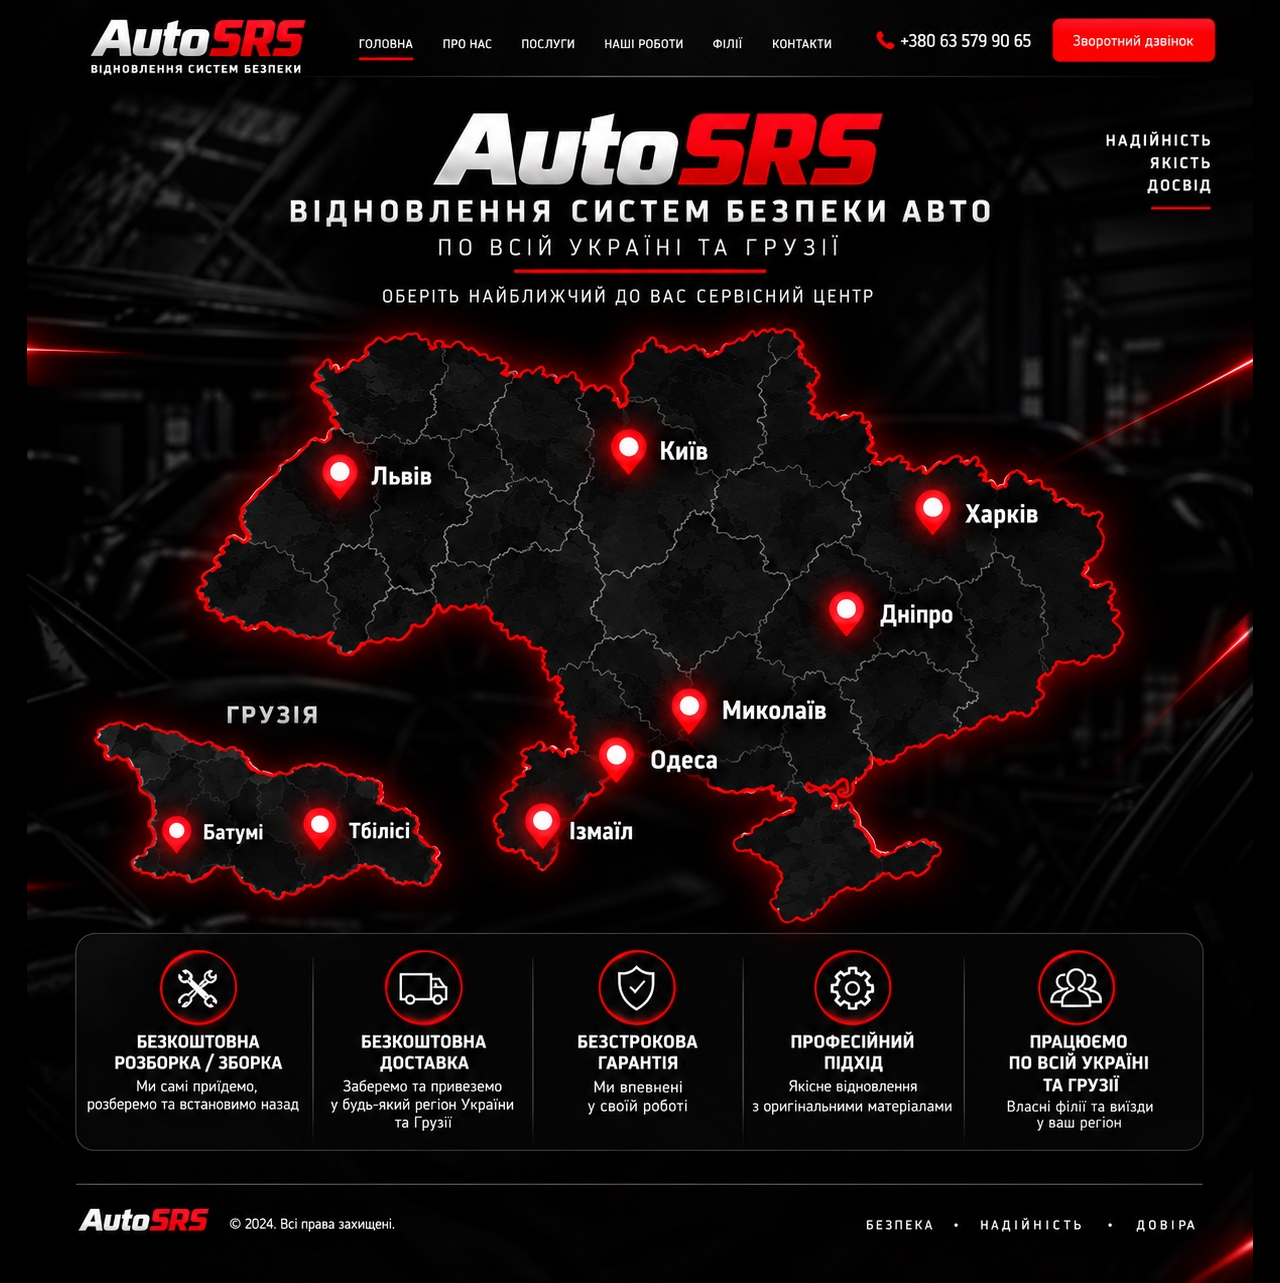
<file: index.html>
<!doctype html>
<html lang="uk">

<head>
  <meta charset="utf-8">
  <meta name="viewport" content="width=device-width,initial-scale=1">
  <title>AutoSRS — головна</title>
  <link rel="stylesheet" href="styles.css?v=3">
</head>

<body>

<div class="page">
  <div class="canvas" style="--base:1226px">

    <img src="home.jpg" alt="AutoSRS — головна">

    <a class="hotspot" href="index.html" aria-label="Головна"
       style="left:26.3%;top:1.3%;width:6.5%;height:4.4%"></a>

    <a class="hotspot" href="about.html" aria-label="Про нас"
       style="left:33%;top:1.3%;width:6.7%;height:4.4%"></a>

    <a class="hotspot" href="branches.html" aria-label="Філії"
       style="left:55%;top:1.3%;width:5.2%;height:4.4%"></a>

    <a class="hotspot" href="tel:+380635799065" aria-label="Телефон"
       style="left:67%;top:1%;width:14%;height:5%"></a>

    <!-- Кнопка поверх існуючого напису "Зворотний дзвінок" -->
    <button
      class="hotspot"
      type="button"
      onclick="openManager()"
      aria-label="Зворотний дзвінок"
      style="left:82%;top:1%;width:14%;height:5%">
    </button>

    <button class="hotspot" onclick="openBranch('lviv')"
            style="left:22%;top:33.5%;width:10%;height:8%"></button>

    <button class="hotspot" onclick="openBranch('kyiv')"
            style="left:45%;top:31.5%;width:10%;height:8%"></button>

    <button class="hotspot" onclick="openBranch('kharkiv')"
            style="left:70%;top:36.8%;width:12%;height:8%"></button>

    <button class="hotspot" onclick="openBranch('dnipro')"
            style="left:64%;top:46%;width:12%;height:8%"></button>

    <button class="hotspot" onclick="openBranch('mykolaiv')"
            style="left:51%;top:54%;width:14%;height:8%"></button>

    <button class="hotspot" onclick="openBranch('odesa')"
            style="left:46%;top:58%;width:11%;height:8%"></button>

    <button class="hotspot" onclick="openBranch('izmail')"
            style="left:38%;top:63%;width:12%;height:8%"></button>

    <button class="hotspot" onclick="openBranch('batumi')"
            style="left:7%;top:62%;width:13%;height:8%"></button>

    <button class="hotspot" onclick="openBranch('tbilisi')"
            style="left:18%;top:62%;width:13%;height:8%"></button>

  </div>
</div>


<!-- Вікно філіалів -->
<div id="modalBackdrop"
     class="modal-backdrop"
     onclick="if(event.target===this)closeBranch()">

  <div id="modalBody" class="modal"></div>

</div>


<!-- Вікно менеджера -->
<div id="managerWidget" class="manager-widget">

  <div id="managerPopup" class="manager-popup">

    <button
      class="manager-close"
      type="button"
      onclick="closeManager()"
      aria-label="Закрити">
      ×
    </button>


    <div id="managerFormContent">

      <div class="manager-title">
        Зв’язатися з менеджером
      </div>

      <div class="manager-description">
        Залиште свої контакти — ми передамо заявку менеджеру вашого регіону.
      </div>


      <form id="managerForm">

        <input
          id="managerName"
          class="manager-input"
          type="text"
          placeholder="Ваше ім’я"
          autocomplete="name"
          required
        >

        <input
          id="managerPhone"
          class="manager-input"
          type="tel"
          placeholder="+380"
          autocomplete="tel"
          required
        >


        <select
          id="managerRegion"
          class="manager-input"
          required>

          <option value="">Оберіть область</option>

          <option>Вінницька область</option>
          <option>Волинська область</option>
          <option>Дніпропетровська область</option>
          <option>Донецька область</option>
          <option>Житомирська область</option>
          <option>Закарпатська область</option>
          <option>Запорізька область</option>
          <option>Івано-Франківська область</option>
          <option>Київська область</option>
          <option>Кіровоградська область</option>
          <option>Луганська область</option>
          <option>Львівська область</option>
          <option>Миколаївська область</option>
          <option>Одеська область</option>
          <option>Полтавська область</option>
          <option>Рівненська область</option>
          <option>Сумська область</option>
          <option>Тернопільська область</option>
          <option>Харківська область</option>
          <option>Херсонська область</option>
          <option>Хмельницька область</option>
          <option>Черкаська область</option>
          <option>Чернівецька область</option>
          <option>Чернігівська область</option>
          <option>м. Київ</option>

        </select>


        <button
          id="managerSubmit"
          class="manager-submit"
          type="submit">
          ПЕРЕДАТИ МЕНЕДЖЕРУ
        </button>

      </form>

    </div>


    <div id="managerSuccess" class="manager-success">

      <div class="manager-success-icon">
        ✓
      </div>

      <div class="manager-title">
        Заявку передано
      </div>

      <div class="manager-description">
        Менеджер AutoSRS отримав ваш контакт і зв’яжеться з вами найближчим часом.
      </div>

      <button
        class="manager-submit"
        type="button"
        onclick="closeManager()">
        ГОТОВО
      </button>

    </div>

  </div>

</div>


<script src="app.js?v=3"></script>

</body>
</html>
</file>
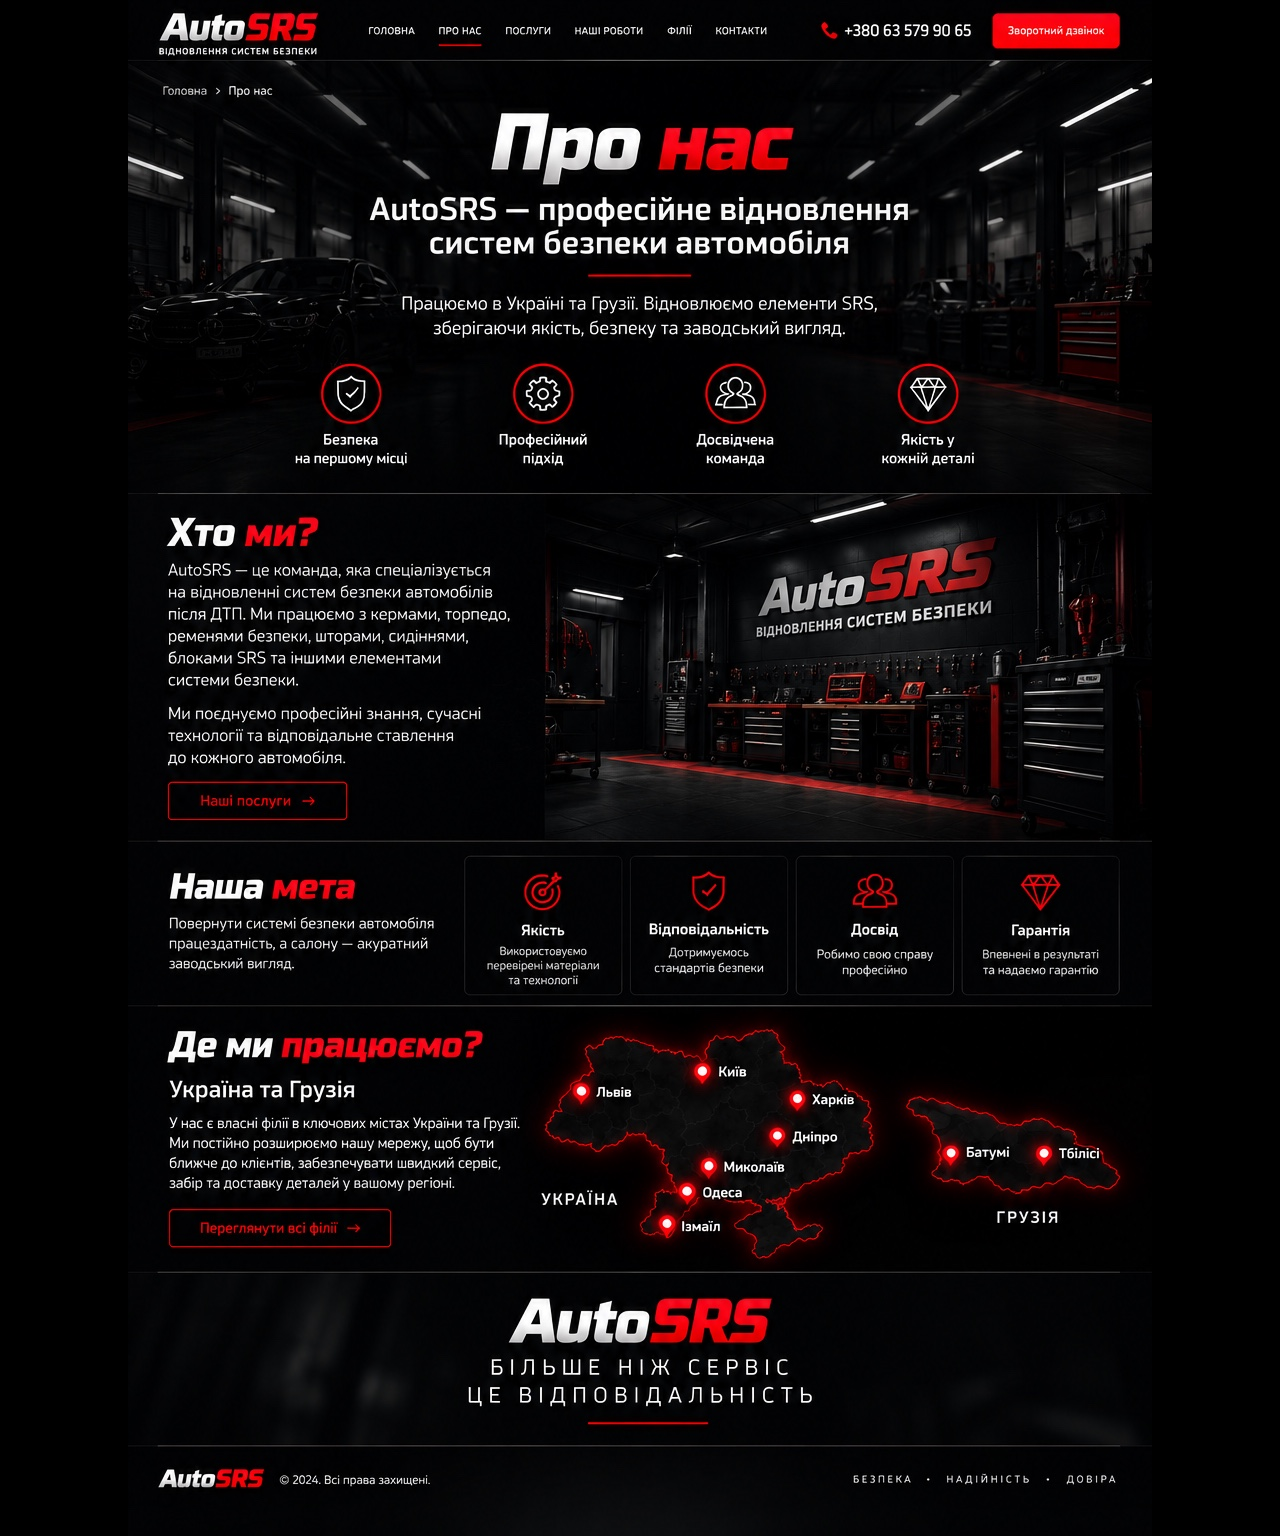
<file: about.html>
<!doctype html>
<html lang="uk"><head><meta charset="utf-8"><meta name="viewport" content="width=device-width,initial-scale=1"><title>Про нас — AutoSRS</title><link rel="stylesheet" href="styles.css"></head>
<body><div class="page"><div class="canvas" style="--base:1024px">
<img src="about.jpg" alt="Про нас — AutoSRS">
<a class="hotspot" href="index.html" style="left:22.5%;top:.6%;width:6.7%;height:3.2%"></a>
<a class="hotspot" href="about.html" style="left:29.2%;top:.6%;width:7.1%;height:3.2%"></a>
<a class="hotspot" href="branches.html" style="left:53.6%;top:.6%;width:5.5%;height:3.2%"></a>
<a class="hotspot" href="tel:+380635799065" style="left:68%;top:.4%;width:21%;height:3.6%"></a>
<a class="hotspot" href="branches.html" style="left:3.4%;top:78.2%;width:23%;height:4%"></a>
</div></div><div id="modalBackdrop" class="modal-backdrop" onclick="if(event.target===this)closeBranch()"><div id="modalBody" class="modal"></div></div><script src="app.js"></script></body></html>
</file>
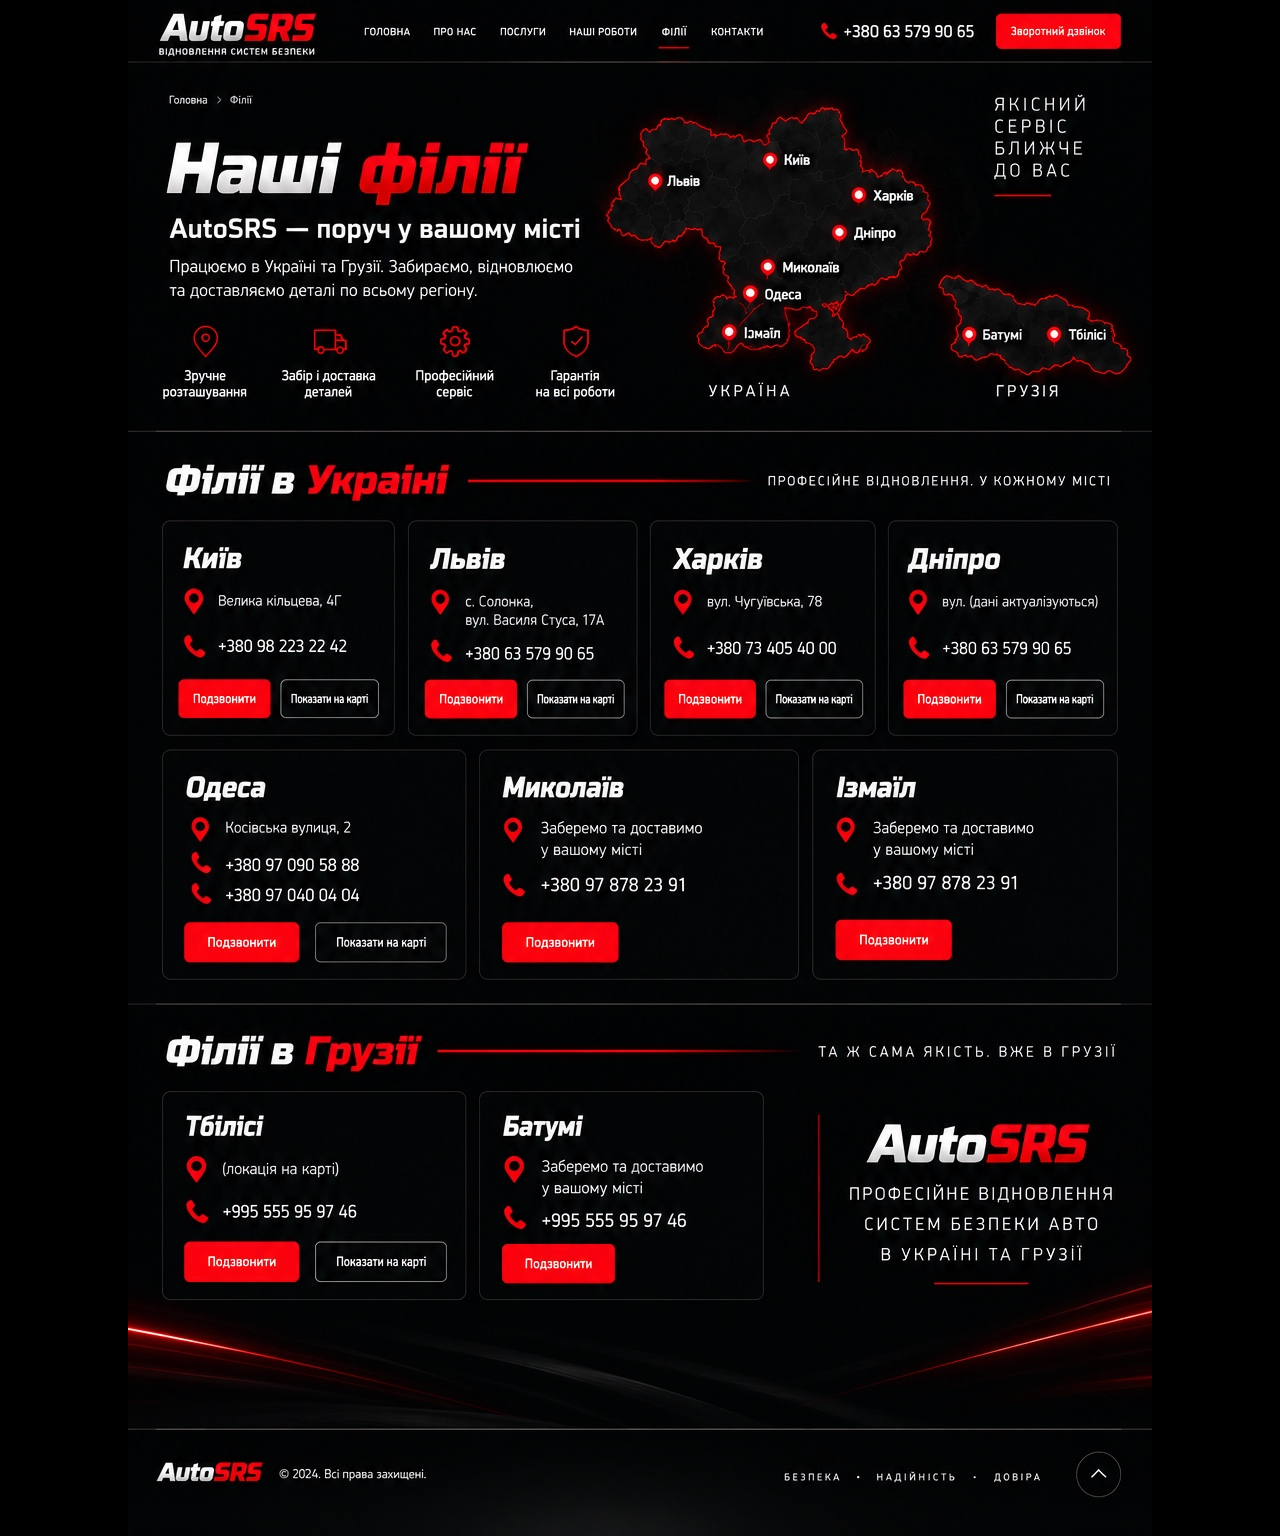
<file: branches.html>
<!doctype html>
<html lang="uk"><head><meta charset="utf-8"><meta name="viewport" content="width=device-width,initial-scale=1"><title>Філії — AutoSRS</title><link rel="stylesheet" href="styles.css"></head>
<body><div class="page"><div class="canvas" style="--base:1024px">
<img src="branches.jpg" alt="Філії — AutoSRS">
<a class="hotspot" href="index.html" style="left:22%;top:.6%;width:7%;height:3%"></a>
<a class="hotspot" href="about.html" style="left:29.2%;top:.6%;width:7%;height:3%"></a>
<a class="hotspot" href="branches.html" style="left:53.6%;top:.6%;width:5.7%;height:3%"></a>
<a class="hotspot" href="tel:+380635799065" style="left:68%;top:.4%;width:21%;height:3.4%"></a>
<button class="hotspot" onclick="openBranch('kyiv')" style="left:3.2%;top:34%;width:23%;height:14%"></button>
<button class="hotspot" onclick="openBranch('lviv')" style="left:27.4%;top:34%;width:22.5%;height:14%"></button>
<button class="hotspot" onclick="openBranch('kharkiv')" style="left:51.3%;top:34%;width:22.5%;height:14%"></button>
<button class="hotspot" onclick="openBranch('dnipro')" style="left:75.1%;top:34%;width:21.5%;height:14%"></button>
<button class="hotspot" onclick="openBranch('odesa')" style="left:3.2%;top:49.1%;width:29.7%;height:15%"></button>
<button class="hotspot" onclick="openBranch('mykolaiv')" style="left:34%;top:49.1%;width:31.4%;height:15%"></button>
<button class="hotspot" onclick="openBranch('izmail')" style="left:66.5%;top:49.1%;width:30.2%;height:15%"></button>
<button class="hotspot" onclick="openBranch('tbilisi')" style="left:3.2%;top:71%;width:29.5%;height:14%"></button>
<button class="hotspot" onclick="openBranch('batumi')" style="left:33.8%;top:71%;width:29%;height:14%"></button>
</div></div><div id="modalBackdrop" class="modal-backdrop" onclick="if(event.target===this)closeBranch()"><div id="modalBody" class="modal"></div></div><script src="app.js"></script></body></html>
</file>
<file: styles.css>
*{
  box-sizing:border-box;
}

html,body{
  margin:0;
  padding:0;
  background:#000;
  color:#fff;
  font-family:Arial,Helvetica,sans-serif;
}

body{
  min-height:100vh;
}

.page{
  width:100%;
  display:flex;
  justify-content:center;
  background:#000;
}

.canvas{
  position:relative;
  width:min(100vw,var(--base));
  line-height:0;
}

.canvas>img{
  display:block;
  width:100%;
  height:auto;
}

.hotspot{
  position:absolute;
  display:block;
  z-index:5;
  background:transparent;
  border:0;
  cursor:pointer;
}

.hotspot:focus-visible{
  outline:2px solid #ff1727;
  outline-offset:2px;
  border-radius:8px;
}


/* ФІЛІАЛИ */

.modal-backdrop{
  display:none;
  position:fixed;
  inset:0;
  z-index:50;
  background:rgba(0,0,0,.82);
  align-items:center;
  justify-content:center;
  padding:20px;
}

.modal-backdrop.open{
  display:flex;
}

.modal{
  position:relative;
  width:min(520px,94vw);
  background:#0b0d0f;
  border:1px solid #33373c;
  border-radius:18px;
  padding:24px;
  line-height:1.4;
  box-shadow:0 0 38px rgba(255,0,25,.20);
}

.modal h2{
  font-size:28px;
  margin:0 0 10px;
  font-style:italic;
}

.modal p{
  font-size:17px;
  color:#ddd;
  margin:8px 0;
}

.actions{
  display:flex;
  gap:10px;
  flex-wrap:wrap;
  margin-top:18px;
}

.actions a{
  display:inline-block;
  padding:12px 16px;
  border-radius:8px;
  border:1px solid #555;
  color:#fff;
  text-decoration:none;
  font-size:15px;
  font-weight:700;
}

.actions a.primary{
  background:#ff1727;
  border-color:#ff1727;
}

.close{
  position:absolute;
  right:12px;
  top:10px;
  background:#1a1d21;
  border:1px solid #333;
  color:#fff;
  border-radius:7px;
  font-size:20px;
  padding:2px 9px;
}


/* МЕНЕДЖЕР — СПРАВА ВНИЗУ */

.manager-widget{
  position:fixed;
  right:24px;
  bottom:24px;
  z-index:200;
  width:min(390px,calc(100vw - 30px));
  font-family:Arial,Helvetica,sans-serif;
  pointer-events:none;
}

.manager-popup{
  display:none;
  position:relative;
  width:100%;
  padding:26px 22px 22px;
  background:#0a0c0e;
  border:1px solid #34383d;
  border-radius:18px;
  line-height:1.4;

  box-shadow:
    0 18px 60px rgba(0,0,0,.75),
    0 0 30px rgba(255,23,39,.18);

  pointer-events:auto;
}

.manager-popup.open{
  display:block;
  animation:managerOpen .22s ease-out;
}

@keyframes managerOpen{

  from{
    opacity:0;
    transform:translateY(14px);
  }

  to{
    opacity:1;
    transform:translateY(0);
  }

}

.manager-close{
  position:absolute;
  right:12px;
  top:11px;
  width:32px;
  height:32px;
  padding:0;
  border:1px solid #33373c;
  border-radius:8px;
  background:#17191c;
  color:#fff;
  font-size:23px;
  line-height:28px;
  cursor:pointer;
}

.manager-title{
  padding-right:32px;
  margin-bottom:8px;
  color:#fff;
  font-size:23px;
  line-height:1.15;
  font-weight:900;
  font-style:italic;
  text-transform:uppercase;
}

.manager-description{
  margin-bottom:18px;
  color:#bfc1c4;
  font-size:14px;
  line-height:1.5;
}

.manager-input{
  display:block;
  width:100%;
  height:48px;
  margin-bottom:10px;
  padding:0 14px;
  border:1px solid #34383d;
  border-radius:9px;
  background:#141619;
  color:#fff;
  font-family:Arial,Helvetica,sans-serif;
  font-size:15px;
  outline:none;
}

.manager-input:focus{
  border-color:#ff1727;
  box-shadow:0 0 0 1px rgba(255,23,39,.25);
}

.manager-input::placeholder{
  color:#777b80;
}

select.manager-input{
  cursor:pointer;
}

.manager-submit{
  width:100%;
  min-height:50px;
  margin-top:4px;
  padding:12px 14px;
  border:0;
  border-radius:9px;
  background:#ff1727;
  color:#fff;
  font-size:14px;
  font-weight:900;
  cursor:pointer;
}

.manager-submit:hover{
  filter:brightness(1.08);
}

.manager-submit:disabled{
  opacity:.6;
  cursor:not-allowed;
}

.manager-success{
  display:none;
  text-align:center;
}

.manager-success-icon{
  display:flex;
  align-items:center;
  justify-content:center;
  width:52px;
  height:52px;
  margin:0 auto 14px;
  border-radius:50%;
  background:#ff1727;
  color:#fff;
  font-size:28px;
  font-weight:900;
}

.manager-success .manager-title{
  padding-right:0;
}


/* МОБІЛЬНА ВЕРСІЯ */

@media(max-width:700px){

  .modal{
    padding:18px;
  }

  .modal h2{
    font-size:24px;
  }

  .modal p{
    font-size:15px;
  }

  .manager-widget{
    right:12px;
    bottom:12px;
    width:calc(100vw - 24px);
  }

  .manager-popup{
    padding:23px 17px 18px;
    border-radius:15px;
  }

  .manager-title{
    font-size:21px;
  }

  .manager-description{
    font-size:14px;
  }

  .manager-input{
    height:47px;
    font-size:16px;
  }

}
</file>
